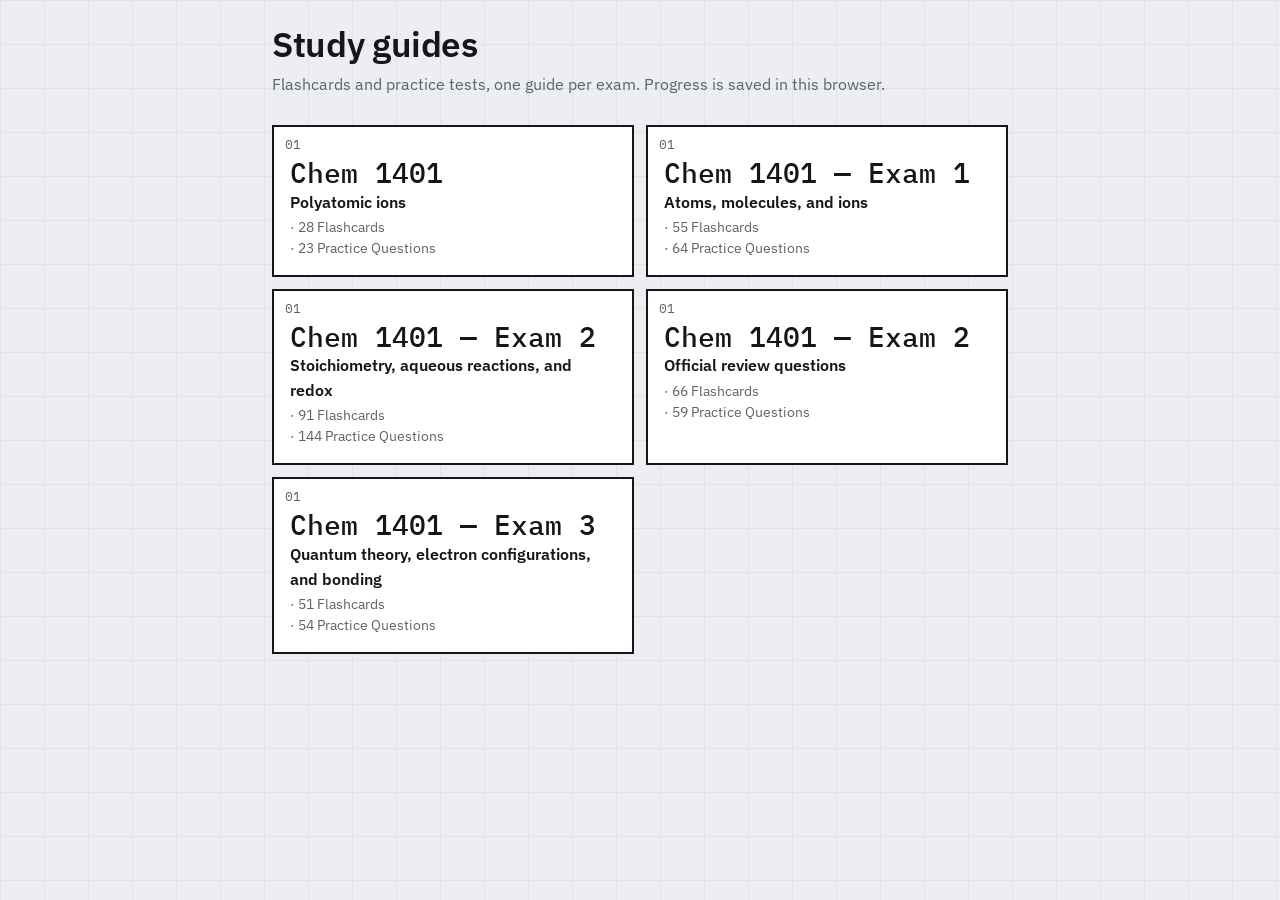
<file: index.html>
<!doctype html>
<html lang="en">
  <head>
    <meta charset="utf-8" />
    <meta name="viewport" content="width=device-width, initial-scale=1, viewport-fit=cover" />
    <title>Study guides</title>
    <meta name="description" content="Flashcards and practice tests, one guide per exam." />
    <meta name="color-scheme" content="light dark" />
    <link rel="icon" href="data:image/svg+xml,<svg xmlns='http://www.w3.org/2000/svg' viewBox='0 0 32 32'><rect x='1' y='1' width='30' height='30' fill='%23ffffff' stroke='%2314161b' stroke-width='2'/><text x='16' y='23' text-anchor='middle' font-family='monospace' font-size='16' fill='%2314161b'>Sg</text></svg>" />
    <link rel="preconnect" href="https://fonts.googleapis.com" />
    <link rel="preconnect" href="https://fonts.gstatic.com" crossorigin />
    <link
      href="https://fonts.googleapis.com/css2?family=IBM+Plex+Mono:wght@400;500&family=IBM+Plex+Sans:ital,wght@0,400;0,500;0,600;0,700;1,400;1,500;1,600;1,700&display=swap"
      rel="stylesheet"
    />
    <link rel="stylesheet" href="shared/app.css" />
  </head>
  <body>
    <div class="wrap">
      <main class="screen index">
        <div class="masthead">
          <h1>Study guides</h1>
          <p class="muted">Flashcards and practice tests, one guide per exam. Progress is saved in this browser.</p>
        </div>
        <ul class="guides">
          <li>
            <a class="tile" href="chem1401/polyatomic-ions/">
              <span class="num">01</span>
              <span class="sym">Chem 1401</span>
              <span class="name">Polyatomic ions</span>
              <span class="meta">· 28 Flashcards<br />· 23 Practice Questions</span>
            </a>
          </li>
          <li>
            <a class="tile" href="chem1401/exam1/">
              <span class="num">01</span>
              <span class="sym">Chem 1401 — Exam 1</span>
              <span class="name">Atoms, molecules, and ions</span>
              <span class="meta">· 55 Flashcards<br />· 64 Practice Questions</span>
            </a>
          </li>
          <li>
            <a class="tile" href="chem1401/exam2/">
              <span class="num">01</span>
              <span class="sym">Chem 1401 — Exam 2</span>
              <span class="name">Stoichiometry, aqueous reactions, and redox</span>
              <span class="meta">· 91 Flashcards<br />· 144 Practice Questions</span>
            </a>
          </li>
          <li>
            <a class="tile" href="chem1401/exam2-official/">
              <span class="num">01</span>
              <span class="sym">Chem 1401 — Exam 2</span>
              <span class="name">Official review questions</span>
              <span class="meta">· 66 Flashcards<br />· 59 Practice Questions</span>
            </a>
          </li>
          <li>
            <a class="tile" href="chem1401/exam3/">
              <span class="num">01</span>
              <span class="sym">Chem 1401 — Exam 3</span>
              <span class="name">Quantum theory, electron configurations, and bonding</span>
              <span class="meta">· 51 Flashcards<br />· 54 Practice Questions</span>
            </a>
          </li>
          <!--<li>
            <a class="tile" href="engl1302/exam1/">
              <span class="num">02</span>
              <span class="sym">Engl 1302 — Exam 1</span>
              <span class="name">Poetry</span>
              <span class="meta">· 73 Flashcards<br />· 139 Practice Questions</span>
            </a>
          </li>-->
        </ul>
      </main>
    </div>
  </body>
</html>
</file>
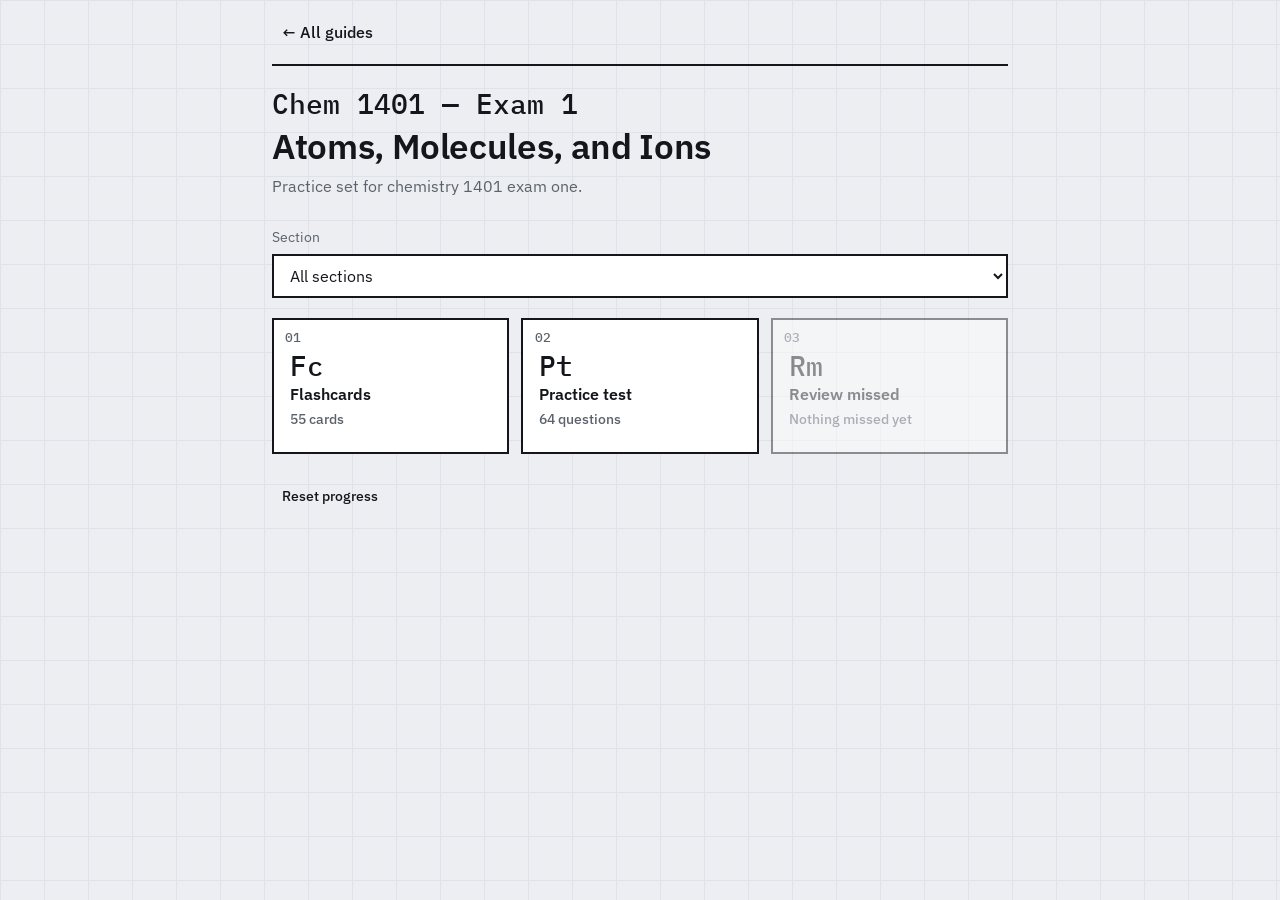
<file: chem1301/exam1/index.html>
<!doctype html>
<html lang="en">
  <head>
    <meta charset="utf-8" />
    <meta name="viewport" content="width=device-width, initial-scale=1, viewport-fit=cover" />
    <title>Chem 1401 — Exam 1 practice</title>
    <meta name="description" content="Flashcards and practice questions for Chem 1401 Exam 1: atoms, molecules, and ions." />
    <meta name="color-scheme" content="light dark" />
    <link rel="icon" href="data:image/svg+xml,<svg xmlns='http://www.w3.org/2000/svg' viewBox='0 0 32 32'><rect x='1' y='1' width='30' height='30' fill='%23ffffff' stroke='%2314161b' stroke-width='2'/><text x='16' y='23' text-anchor='middle' font-family='monospace' font-size='16' fill='%2314161b'>Sg</text></svg>" />
    <link rel="preconnect" href="https://fonts.googleapis.com" />
    <link rel="preconnect" href="https://fonts.gstatic.com" crossorigin />
    <link
      href="https://fonts.googleapis.com/css2?family=IBM+Plex+Mono:wght@400;500&family=IBM+Plex+Sans:wght@400;500;600&display=swap"
      rel="stylesheet"
    />
    <link rel="stylesheet" href="../../shared/app.css" />
  </head>
  <body>
    <a class="skip-link" href="#screen">Skip to content</a>
    <div class="wrap">
      <header id="topbar" class="topbar"></header>
      <main id="screen" class="screen">
        <noscript>
          <p class="notice">This practice site needs JavaScript. The questions themselves are in
            <a href="data/questions.json">data/questions.json</a>.</p>
        </noscript>
      </main>
    </div>
    <div id="live" class="sr-only" role="status" aria-live="polite"></div>
    <script type="module">
      import { start } from '../../shared/js/app.js';
      start({ id: 'chem1401-exam1', source: 'data/questions.json' });
    </script>
  </body>
</html>
</file>
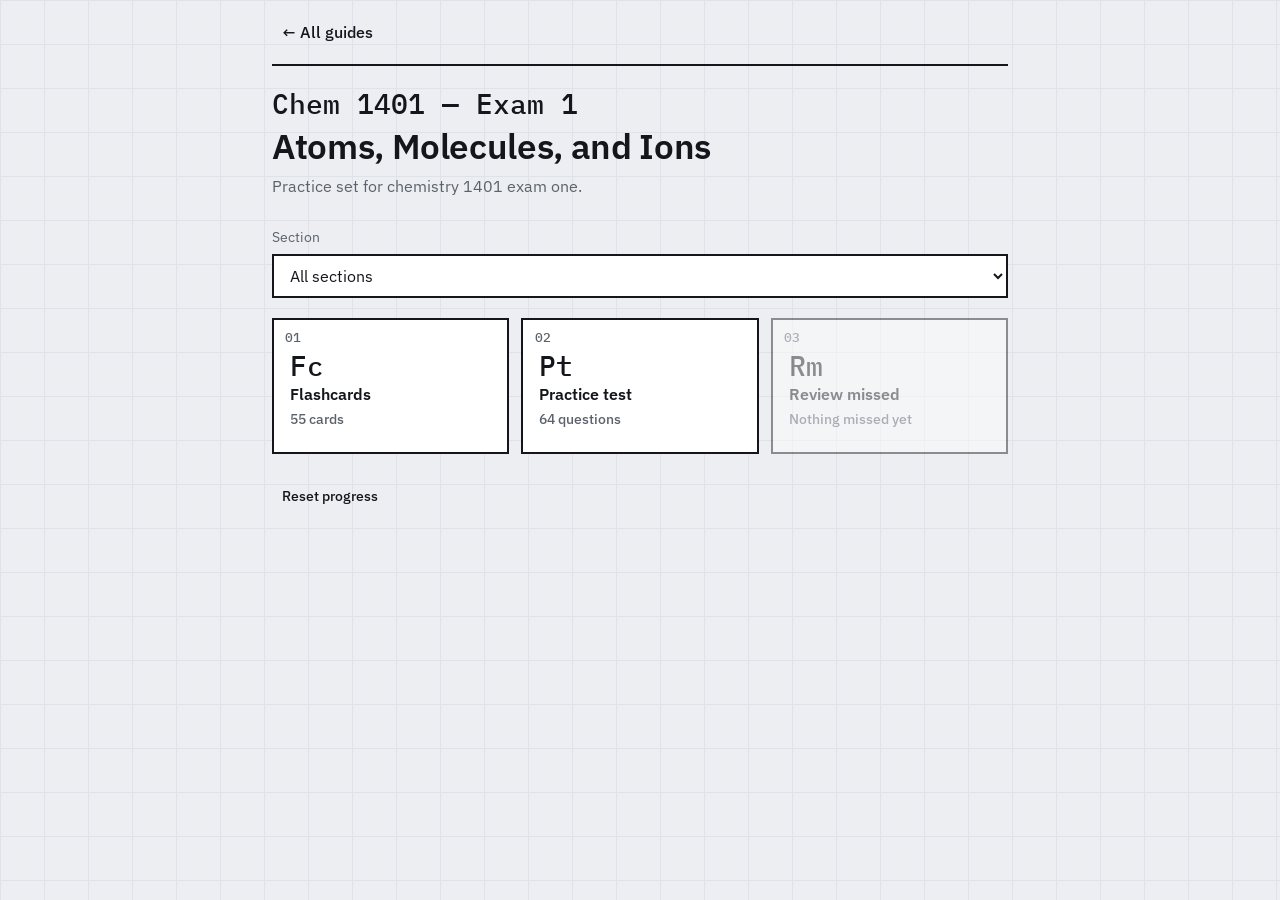
<file: chem1401/exam1/index.html>
<!doctype html>
<html lang="en">
  <head>
    <meta charset="utf-8" />
    <meta name="viewport" content="width=device-width, initial-scale=1, viewport-fit=cover" />
    <title>Chem 1401 — Exam 1 practice</title>
    <meta name="description" content="Flashcards and practice questions for Chem 1401 Exam 1: atoms, molecules, and ions." />
    <meta name="color-scheme" content="light dark" />
    <link rel="icon" href="data:image/svg+xml,<svg xmlns='http://www.w3.org/2000/svg' viewBox='0 0 32 32'><rect x='1' y='1' width='30' height='30' fill='%23ffffff' stroke='%2314161b' stroke-width='2'/><text x='16' y='23' text-anchor='middle' font-family='monospace' font-size='16' fill='%2314161b'>Sg</text></svg>" />
    <link rel="preconnect" href="https://fonts.googleapis.com" />
    <link rel="preconnect" href="https://fonts.gstatic.com" crossorigin />
    <link
      href="https://fonts.googleapis.com/css2?family=IBM+Plex+Mono:wght@400;500&family=IBM+Plex+Sans:ital,wght@0,400;0,500;0,600;0,700;1,400;1,500;1,600;1,700&display=swap"
      rel="stylesheet"
    />
    <link rel="stylesheet" href="../../shared/app.css" />
  </head>
  <body>
    <a class="skip-link" href="#screen">Skip to content</a>
    <div class="wrap">
      <header id="topbar" class="topbar"></header>
      <main id="screen" class="screen">
        <noscript>
          <p class="notice">This practice site needs JavaScript. The questions themselves are in
            <a href="data/questions.json">data/questions.json</a>.</p>
        </noscript>
      </main>
    </div>
    <div id="live" class="sr-only" role="status" aria-live="polite"></div>
    <script type="module">
      import { start } from '../../shared/js/app.js';
      start({ id: 'chem1401-exam1', source: 'data/questions.json' });
    </script>
  </body>
</html>
</file>
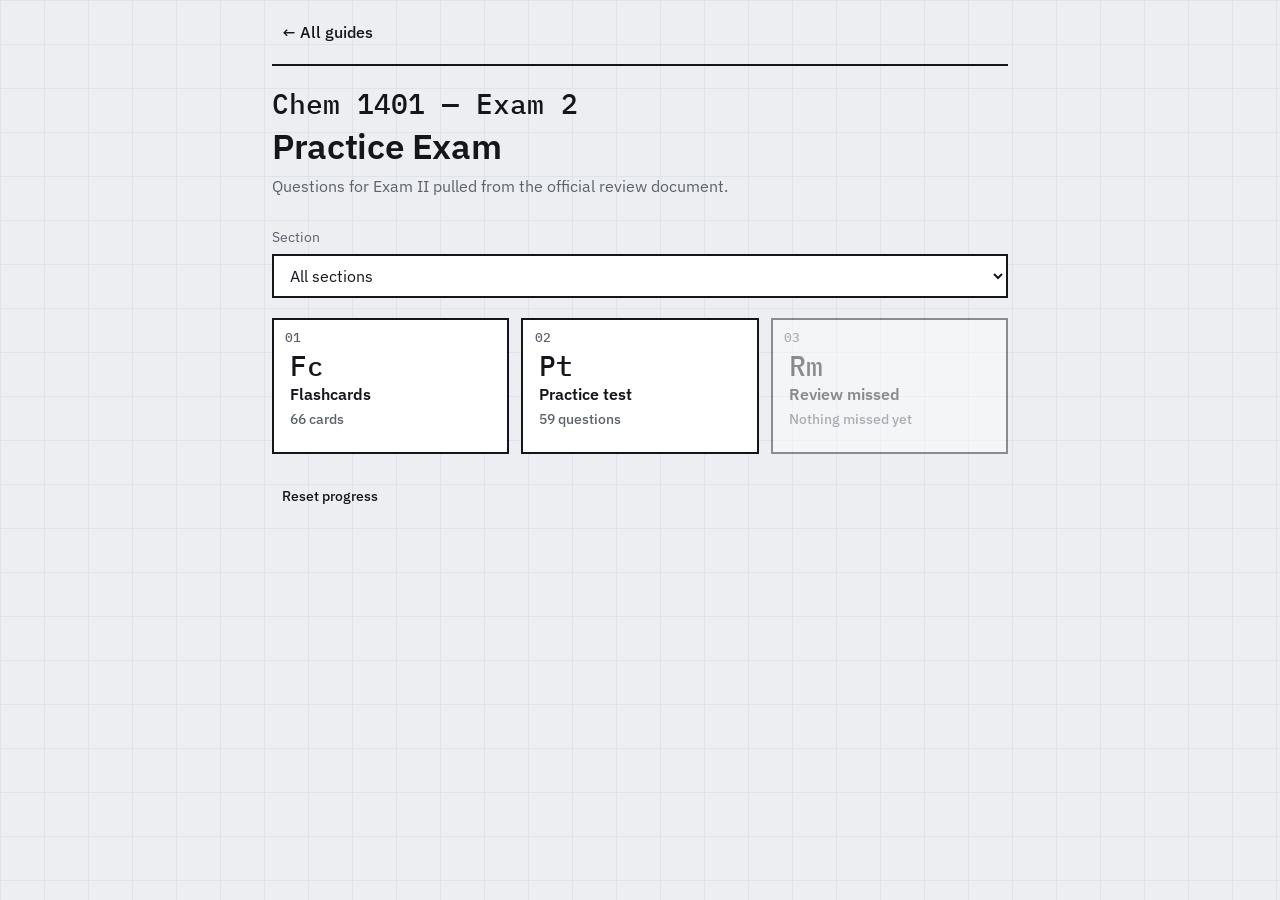
<file: chem1401/exam2-official/index.html>
<!doctype html>
<html lang="en">
  <head>
    <meta charset="utf-8" />
    <meta name="viewport" content="width=device-width, initial-scale=1, viewport-fit=cover" />
    <title>Chem 1401 — Exam 1 practice</title>
    <meta name="description" content="Flashcards and practice questions for Chem 1401 Exam 2: Official Review Questions." />
    <meta name="color-scheme" content="light dark" />
    <link rel="icon" href="data:image/svg+xml,<svg xmlns='http://www.w3.org/2000/svg' viewBox='0 0 32 32'><rect x='1' y='1' width='30' height='30' fill='%23ffffff' stroke='%2314161b' stroke-width='2'/><text x='16' y='23' text-anchor='middle' font-family='monospace' font-size='16' fill='%2314161b'>Sg</text></svg>" />
    <link rel="preconnect" href="https://fonts.googleapis.com" />
    <link rel="preconnect" href="https://fonts.gstatic.com" crossorigin />
    <link
      href="https://fonts.googleapis.com/css2?family=IBM+Plex+Mono:wght@400;500&family=IBM+Plex+Sans:ital,wght@0,400;0,500;0,600;0,700;1,400;1,500;1,600;1,700&display=swap"
      rel="stylesheet"
    />
    <link rel="stylesheet" href="../../shared/app.css" />
  </head>
  <body>
    <a class="skip-link" href="#screen">Skip to content</a>
    <div class="wrap">
      <header id="topbar" class="topbar"></header>
      <main id="screen" class="screen">
        <noscript>
          <p class="notice">This practice site needs JavaScript. The questions themselves are in
            <a href="data/questions.json">data/questions.json</a>.</p>
        </noscript>
      </main>
    </div>
    <div id="live" class="sr-only" role="status" aria-live="polite"></div>
    <script type="module">
      import { start } from '../../shared/js/app.js';
      start({ id: 'chem1401-exam2-official', source: 'data/questions.json' });
    </script>
  </body>
</html>
</file>
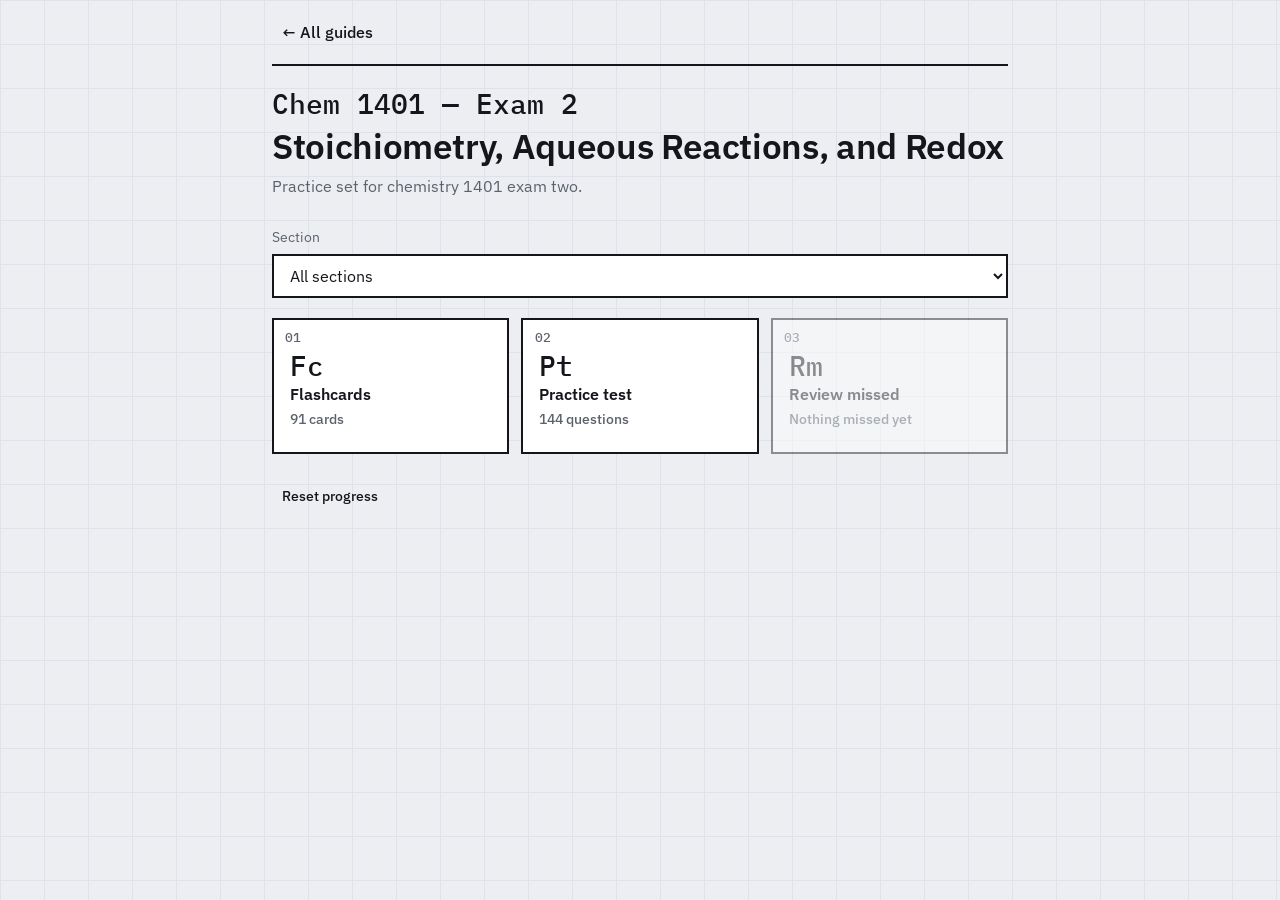
<file: chem1401/exam2/index.html>
<!doctype html>
<html lang="en">
  <head>
    <meta charset="utf-8" />
    <meta name="viewport" content="width=device-width, initial-scale=1, viewport-fit=cover" />
    <title>Chem 1401 — Exam 1 practice</title>
    <meta name="description" content="Flashcards and practice questions for Chem 1401 Exam 2: Stoichiometry, Aqueous Reactions, and Redox." />
    <meta name="color-scheme" content="light dark" />
    <link rel="icon" href="data:image/svg+xml,<svg xmlns='http://www.w3.org/2000/svg' viewBox='0 0 32 32'><rect x='1' y='1' width='30' height='30' fill='%23ffffff' stroke='%2314161b' stroke-width='2'/><text x='16' y='23' text-anchor='middle' font-family='monospace' font-size='16' fill='%2314161b'>Sg</text></svg>" />
    <link rel="preconnect" href="https://fonts.googleapis.com" />
    <link rel="preconnect" href="https://fonts.gstatic.com" crossorigin />
    <link
      href="https://fonts.googleapis.com/css2?family=IBM+Plex+Mono:wght@400;500&family=IBM+Plex+Sans:ital,wght@0,400;0,500;0,600;0,700;1,400;1,500;1,600;1,700&display=swap"
      rel="stylesheet"
    />
    <link rel="stylesheet" href="../../shared/app.css" />
  </head>
  <body>
    <a class="skip-link" href="#screen">Skip to content</a>
    <div class="wrap">
      <header id="topbar" class="topbar"></header>
      <main id="screen" class="screen">
        <noscript>
          <p class="notice">This practice site needs JavaScript. The questions themselves are in
            <a href="data/questions.json">data/questions.json</a>.</p>
        </noscript>
      </main>
    </div>
    <div id="live" class="sr-only" role="status" aria-live="polite"></div>
    <script type="module">
      import { start } from '../../shared/js/app.js';
      start({ id: 'chem1401-exam2', source: 'data/questions.json' });
    </script>
  </body>
</html>
</file>
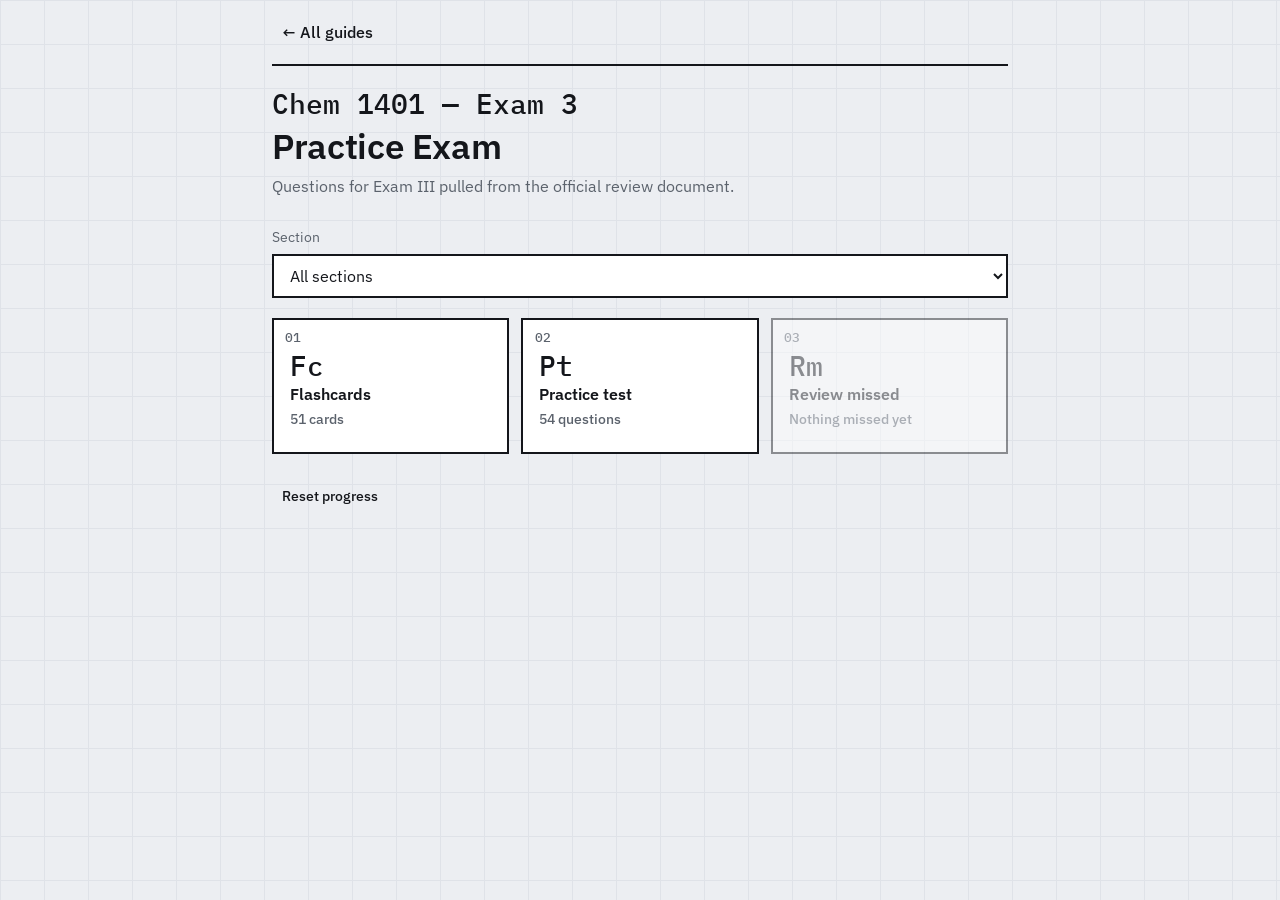
<file: chem1401/exam3/index.html>
<!doctype html>
<html lang="en">
  <head>
    <meta charset="utf-8" />
    <meta name="viewport" content="width=device-width, initial-scale=1, viewport-fit=cover" />
    <title>Chem 1401 — Exam 3 practice</title>
    <meta name="description" content="Flashcards and practice questions for Chem 1401 Exam 3: Quantum theory, electron configurations, and bonding." />
    <meta name="color-scheme" content="light dark" />
    <link rel="icon" href="data:image/svg+xml,<svg xmlns='http://www.w3.org/2000/svg' viewBox='0 0 32 32'><rect x='1' y='1' width='30' height='30' fill='%23ffffff' stroke='%2314161b' stroke-width='2'/><text x='16' y='23' text-anchor='middle' font-family='monospace' font-size='16' fill='%2314161b'>Sg</text></svg>" />
    <link rel="preconnect" href="https://fonts.googleapis.com" />
    <link rel="preconnect" href="https://fonts.gstatic.com" crossorigin />
    <link
      href="https://fonts.googleapis.com/css2?family=IBM+Plex+Mono:wght@400;500&family=IBM+Plex+Sans:ital,wght@0,400;0,500;0,600;0,700;1,400;1,500;1,600;1,700&display=swap"
      rel="stylesheet"
    />
    <link rel="stylesheet" href="../../shared/app.css" />
  </head>
  <body>
    <a class="skip-link" href="#screen">Skip to content</a>
    <div class="wrap">
      <header id="topbar" class="topbar"></header>
      <main id="screen" class="screen">
        <noscript>
          <p class="notice">This practice site needs JavaScript. The questions themselves are in
            <a href="data/questions.json">data/questions.json</a>.</p>
        </noscript>
      </main>
    </div>
    <div id="live" class="sr-only" role="status" aria-live="polite"></div>
    <script type="module">
      import { start } from '../../shared/js/app.js';
      start({ id: 'chem1401-exam3', source: 'data/questions.json' });
    </script>
  </body>
</html>
</file>
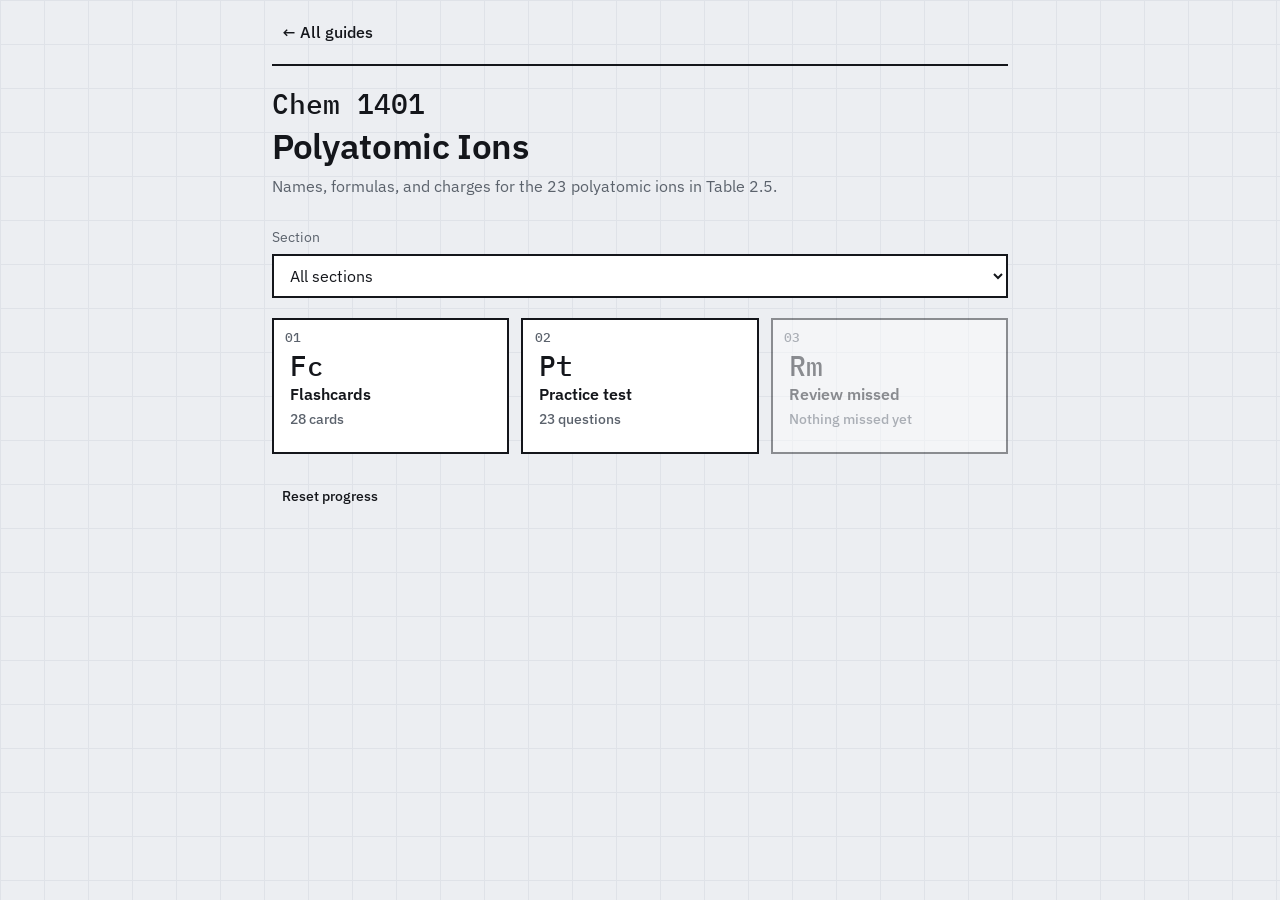
<file: chem1401/polyatomic-ions/index.html>
<!doctype html>
<html lang="en">
  <head>
    <meta charset="utf-8" />
    <meta name="viewport" content="width=device-width, initial-scale=1, viewport-fit=cover" />
    <title>Chem 1401 — Exam 1 practice</title>
    <meta name="description" content="Flashcards and practice questions for Chem 1401: Polyatomic Ions." />
    <meta name="color-scheme" content="light dark" />
    <link rel="icon" href="data:image/svg+xml,<svg xmlns='http://www.w3.org/2000/svg' viewBox='0 0 32 32'><rect x='1' y='1' width='30' height='30' fill='%23ffffff' stroke='%2314161b' stroke-width='2'/><text x='16' y='23' text-anchor='middle' font-family='monospace' font-size='16' fill='%2314161b'>Sg</text></svg>" />
    <link rel="preconnect" href="https://fonts.googleapis.com" />
    <link rel="preconnect" href="https://fonts.gstatic.com" crossorigin />
    <link
      href="https://fonts.googleapis.com/css2?family=IBM+Plex+Mono:wght@400;500&family=IBM+Plex+Sans:ital,wght@0,400;0,500;0,600;0,700;1,400;1,500;1,600;1,700&display=swap"
      rel="stylesheet"
    />
    <link rel="stylesheet" href="../../shared/app.css" />
  </head>
  <body>
    <a class="skip-link" href="#screen">Skip to content</a>
    <div class="wrap">
      <header id="topbar" class="topbar"></header>
      <main id="screen" class="screen">
        <noscript>
          <p class="notice">This practice site needs JavaScript. The questions themselves are in
            <a href="data/questions.json">data/questions.json</a>.</p>
        </noscript>
      </main>
    </div>
    <div id="live" class="sr-only" role="status" aria-live="polite"></div>
    <script type="module">
      import { start } from '../../shared/js/app.js';
      start({ id: 'chem1401-polyatomic-ions', source: 'data/questions.json' });
    </script>
  </body>
</html>
</file>
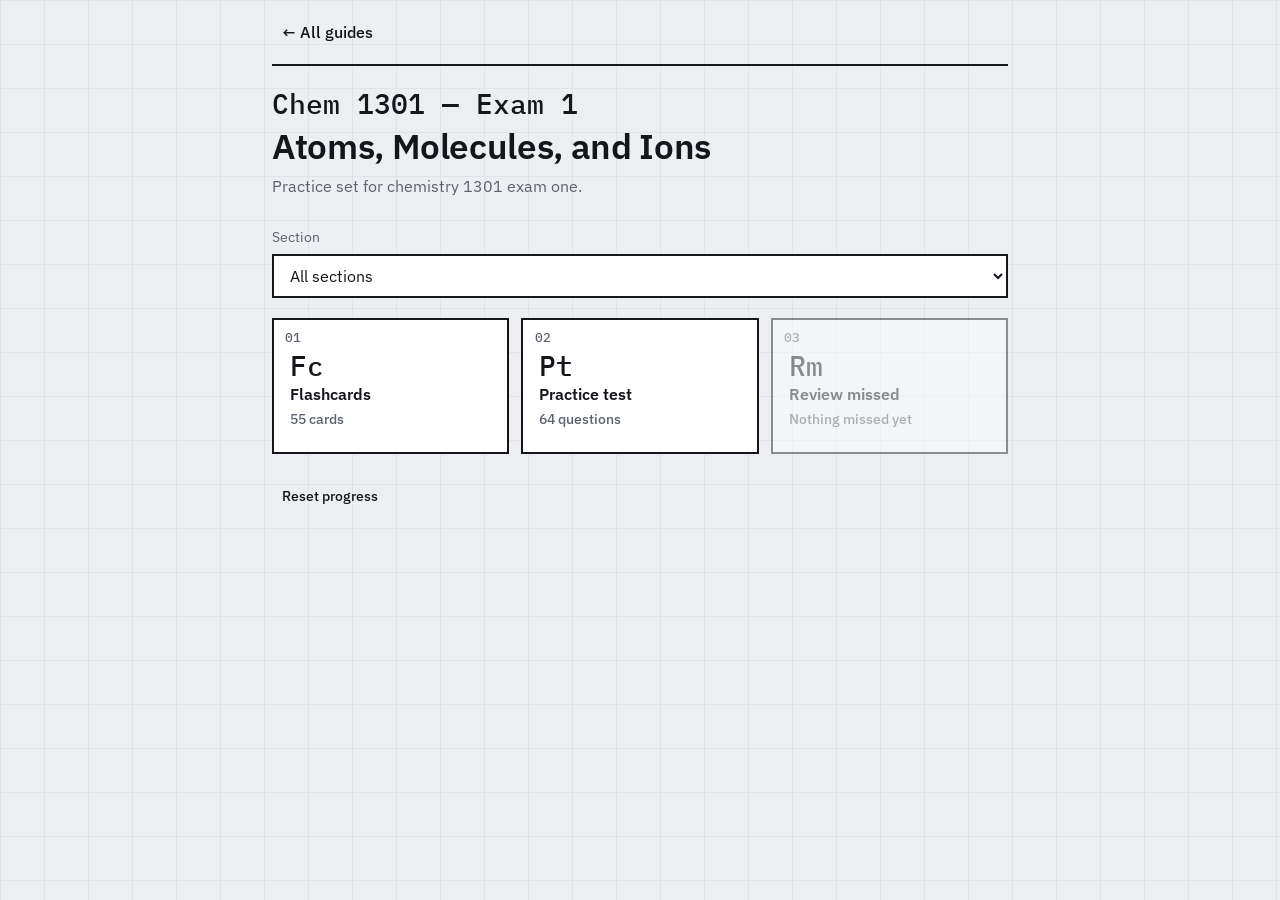
<file: chemistry/exam1/index.html>
<!doctype html>
<html lang="en">
  <head>
    <meta charset="utf-8" />
    <meta name="viewport" content="width=device-width, initial-scale=1, viewport-fit=cover" />
    <title>Chem 1301 — Exam 1 practice</title>
    <meta name="description" content="Flashcards and practice questions for Chem 1301 Exam 1: atoms, molecules, and ions." />
    <meta name="color-scheme" content="light dark" />
    <link rel="icon" href="data:image/svg+xml,<svg xmlns='http://www.w3.org/2000/svg' viewBox='0 0 32 32'><rect x='1' y='1' width='30' height='30' fill='%23ffffff' stroke='%2314161b' stroke-width='2'/><text x='16' y='23' text-anchor='middle' font-family='monospace' font-size='16' fill='%2314161b'>Sg</text></svg>" />
    <link rel="preconnect" href="https://fonts.googleapis.com" />
    <link rel="preconnect" href="https://fonts.gstatic.com" crossorigin />
    <link
      href="https://fonts.googleapis.com/css2?family=IBM+Plex+Mono:wght@400;500&family=IBM+Plex+Sans:wght@400;500;600&display=swap"
      rel="stylesheet"
    />
    <link rel="stylesheet" href="../../shared/app.css" />
  </head>
  <body>
    <a class="skip-link" href="#screen">Skip to content</a>
    <div class="wrap">
      <header id="topbar" class="topbar"></header>
      <main id="screen" class="screen">
        <noscript>
          <p class="notice">This practice site needs JavaScript. The questions themselves are in
            <a href="data/questions.json">data/questions.json</a>.</p>
        </noscript>
      </main>
    </div>
    <div id="live" class="sr-only" role="status" aria-live="polite"></div>
    <script type="module">
      import { start } from '../../shared/js/app.js';
      start({ id: 'chemistry-exam1', source: 'data/questions.json' });
    </script>
  </body>
</html>
</file>
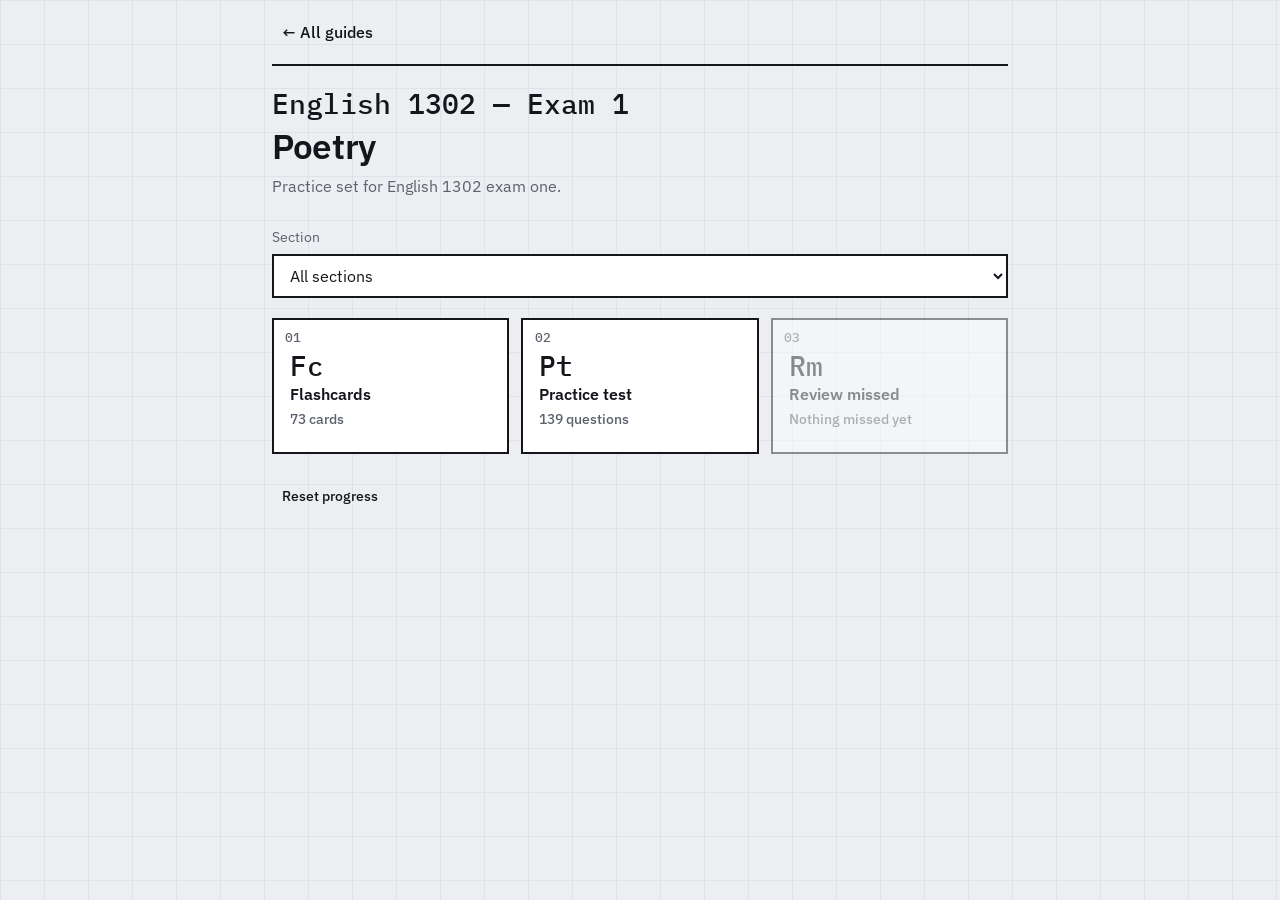
<file: engl1302/exam1/index.html>
<!doctype html>
<html lang="en">
  <head>
    <meta charset="utf-8" />
    <meta name="viewport" content="width=device-width, initial-scale=1, viewport-fit=cover" />
    <title>Engl 1302 — Exam 1 practice</title>
    <meta name="description" content="Flashcards and practice questions for Engl 1302 Exam 1: Poetry." />
    <meta name="color-scheme" content="light dark" />
    <link rel="icon" href="data:image/svg+xml,<svg xmlns='http://www.w3.org/2000/svg' viewBox='0 0 32 32'><rect x='1' y='1' width='30' height='30' fill='%23ffffff' stroke='%2314161b' stroke-width='2'/><text x='16' y='23' text-anchor='middle' font-family='monospace' font-size='16' fill='%2314161b'>Sg</text></svg>" />
    <link rel="preconnect" href="https://fonts.googleapis.com" />
    <link rel="preconnect" href="https://fonts.gstatic.com" crossorigin />
    <link
      href="https://fonts.googleapis.com/css2?family=IBM+Plex+Mono:wght@400;500&family=IBM+Plex+Sans:ital,wght@0,400;0,500;0,600;0,700;1,400;1,500;1,600;1,700&display=swap"
      rel="stylesheet"
    />
    <link rel="stylesheet" href="../../shared/app.css" />
  </head>
  <body>
    <a class="skip-link" href="#screen">Skip to content</a>
    <div class="wrap">
      <header id="topbar" class="topbar"></header>
      <main id="screen" class="screen">
        <noscript>
          <p class="notice">This practice site needs JavaScript. The questions themselves are in
            <a href="data/questions.json">data/questions.json</a>.</p>
        </noscript>
      </main>
    </div>
    <div id="live" class="sr-only" role="status" aria-live="polite"></div>
    <script type="module">
      import { start } from '../../shared/js/app.js';
      start({ id: 'engl1302-exam1', source: 'data/questions.json' });
    </script>
  </body>
</html>
</file>
<file: shared/app.css>
/* Shared styles for every study guide in this repo. */

:root {
  color-scheme: light dark;

  --paper: #eceef2;
  --grid: #dfe2e8;
  --surface: #ffffff;
  --ink: #14161b;
  --muted: #5b626c;
  --rule: #c6ccd5;
  --accent: #2b46c8;
  --accent-soft: #e5e9ff;
  --ok: #0d6b45;
  --ok-soft: #e0f2e9;
  --bad: #a3241b;
  --bad-soft: #fbe7e5;

  --sans: "IBM Plex Sans", ui-sans-serif, system-ui, sans-serif;
  --mono: "IBM Plex Mono", ui-monospace, "SF Mono", Menlo, monospace;
  --gap: 1rem;
  --measure: 46rem;
}

@media (prefers-color-scheme: dark) {
  :root {
    --paper: #0f1115;
    --grid: #191c22;
    --surface: #181b21;
    --ink: #e8eaef;
    --muted: #98a0ab;
    --rule: #333a45;
    --accent: #9aabff;
    --accent-soft: #1d2440;
    --ok: #63d3a0;
    --ok-soft: #12291f;
    --bad: #ff9c92;
    --bad-soft: #2c1614;
  }
}

*, *::before, *::after { box-sizing: border-box; }

html { -webkit-text-size-adjust: 100%; }

body {
  margin: 0;
  padding: 0 1rem 4rem;
  font-family: var(--sans);
  font-size: 1rem;
  line-height: 1.55;
  color: var(--ink);
  background-color: var(--paper);
  background-image:
    linear-gradient(var(--grid) 1px, transparent 1px),
    linear-gradient(90deg, var(--grid) 1px, transparent 1px);
  background-size: 44px 44px;
  overflow-x: hidden;
}

h1, h2, h3 { line-height: 1.15; margin: 0; font-weight: 600; letter-spacing: -0.01em; }
p { margin: 0; }
img { max-width: 100%; display: block; }

sub, sup { font-size: 0.72em; line-height: 0; position: relative; vertical-align: baseline; }
sup { top: -0.5em; }
sub { bottom: -0.25em; }

:where(a, button, select, input, [tabindex]):focus-visible {
  outline: 3px solid var(--accent);
  outline-offset: 2px;
}

.sr-only {
  position: absolute;
  width: 1px; height: 1px;
  padding: 0; margin: -1px;
  overflow: hidden;
  clip-path: inset(50%);
  white-space: nowrap;
}

.skip-link {
  position: absolute;
  left: -9999px;
  top: 0;
  background: var(--surface);
  color: var(--ink);
  padding: 0.75rem 1rem;
  border: 2px solid var(--ink);
  z-index: 10;
}
.skip-link:focus { left: 0.5rem; top: 0.5rem; }

/* --- shell --- */

.wrap { width: 100%; max-width: var(--measure); margin: 0 auto; }

.topbar {
  display: grid;
  grid-template-columns: 1fr auto 1fr;
  align-items: center;
  gap: 0.5rem;
  min-height: 3.5rem;
  padding: 0.5rem 0;
  border-bottom: 2px solid var(--ink);
  margin-bottom: 1.5rem;
}
.topbar .bar-title {
  grid-column: 2;
  font-size: 0.95rem;
  font-weight: 600;
  text-align: center;
}
.topbar .bar-right {
  grid-column: 3;
  justify-self: end;
  font-family: var(--mono);
  font-size: 0.85rem;
  color: var(--muted);
}
.topbar .back { justify-self: start; }

.screen { display: grid; gap: 1.25rem; touch-action: pan-y pinch-zoom; }

.stack { display: grid; gap: var(--gap); }
.row { display: flex; flex-wrap: wrap; gap: 0.6rem; }
.row > * { flex: 1 1 auto; }

.reset { display: grid; gap: 0.5rem; justify-items: start; }

.muted { color: var(--muted); }
.small { font-size: 0.875rem; }
.mono { font-family: var(--mono); }

.notice {
  border: 1px solid var(--rule);
  border-left: 4px solid var(--accent);
  background: var(--surface);
  padding: 0.9rem 1rem;
}

/* --- controls --- */

button, .btn {
  font: inherit;
  font-weight: 500;
  min-height: 44px;
  padding: 0.6rem 1.1rem;
  color: var(--ink);
  background: var(--surface);
  border: 2px solid var(--ink);
  border-radius: 0;
  cursor: pointer;
  text-align: center;
  text-decoration: none;
  display: inline-flex;
  align-items: center;
  justify-content: center;
  gap: 0.5rem;
}
button:hover, .btn:hover { background: var(--accent-soft); }
button[disabled] { cursor: not-allowed; opacity: 0.45; }
button[disabled]:hover { background: var(--surface); }

.primary { color: var(--surface); background: var(--ink); border-color: var(--ink); }
.primary:hover { background: var(--accent); border-color: var(--accent); color: #fff; }

.ghost { border-color: transparent; background: transparent; padding-inline: 0.5rem; justify-self: start; }
.ghost:hover { background: transparent; color: var(--accent); text-decoration: underline; }

.field { display: grid; gap: 0.35rem; }
.field > span { font-size: 0.85rem; color: var(--muted); }
select {
  font: inherit;
  min-height: 44px;
  padding: 0.5rem 0.75rem;
  color: var(--ink);
  background: var(--surface);
  border: 2px solid var(--ink);
  border-radius: 0;
  width: 100%;
}

/* --- element box --- */

.ebox {
  position: relative;
  display: grid;
  align-content: center;
  justify-items: center;
  gap: 0.75rem;
  text-align: center;
  padding: 2.75rem 1.1rem 2.5rem;
  background: var(--surface);
  border: 2px solid var(--ink);
}
.ebox .num {
  position: absolute;
  top: 0.5rem;
  left: 0.7rem;
  font-family: var(--mono);
  font-size: 0.8rem;
  color: var(--muted);
}
.ebox .sect {
  position: absolute;
  bottom: 0.6rem;
  left: 1rem;
  right: 1rem;
  font-size: 0.78rem;
  color: var(--muted);
}
.ebox .term { font-size: clamp(1.5rem, 5.5vw, 2.4rem); font-weight: 600; }
.ebox .ask { font-size: clamp(1.05rem, 3.6vw, 1.35rem); font-weight: 500; }
.ebox .body { font-size: 1.05rem; font-weight: 400; }

/* --- home --- */

.masthead { display: grid; gap: 0.5rem; padding-bottom: 0.5rem; }
.masthead h1 { font-size: clamp(1.6rem, 6vw, 2.2rem); }
.masthead .superHeader { font-family: var(--mono); font-size: 1.75rem; font-weight: 500; line-height: 1; }

.tiles { display: grid; gap: 0.75rem; list-style: none; margin: 0; padding: 0; }
@media (min-width: 40rem) { .tiles { grid-template-columns: repeat(3, 1fr); } }

.tile {
  position: relative;
  width: 100%;
  height: 100%;
  display: grid;
  align-content: start;
  justify-content: start;
  justify-items: start;
  gap: 0.15rem;
  text-align: left;
  min-height: 8.5rem;
  padding: 2rem 1rem 1rem;
  background: var(--surface);
  border: 2px solid var(--ink);
}
.tile .sym { font-family: var(--mono); font-size: 1.75rem; font-weight: 500; line-height: 1; }
.tile .name { font-weight: 600; }
.tile .meta { font-size: 0.85rem; color: var(--muted); }
.tile .num {
  position: absolute;
  top: 0.5rem;
  left: 0.7rem;
  font-family: var(--mono);
  font-size: 0.8rem;
  color: var(--muted);
}

/* --- flashcards --- */

.flip {
  display: block;
  width: 100%;
  padding: 0;
  border: 0;
  background: none;
  perspective: 1400px;
}
.flip-inner {
  display: grid;
  transform-style: preserve-3d;
  transition: transform 0.5s cubic-bezier(0.2, 0.7, 0.3, 1);
}
.flip.is-flipped .flip-inner { transform: rotateY(180deg); }
.face { grid-area: 1 / 1; min-height: 15rem; backface-visibility: hidden; }
.face.back { transform: rotateY(180deg); }

@media (prefers-reduced-motion: reduce) {
  .flip-inner { transition: none; transform: none !important; }
  .face { backface-visibility: visible; transition: opacity 0.15s linear; }
  .face.back { transform: none; opacity: 0; }
  .flip.is-flipped .face.front { opacity: 0; }
  .flip.is-flipped .face.back { opacity: 1; }
}

.marked { color: var(--accent); font-size: 0.8rem; font-family: var(--mono); }

.hint { font-size: 0.85rem; color: var(--muted); text-align: center; }

/* --- practice --- */

.progress {
  display: grid;
  gap: 0.4rem;
  font-size: 0.85rem;
  color: var(--muted);
}
.progress .track { height: 6px; background: var(--rule); }
.progress .fill { height: 100%; background: var(--accent); transition: width 0.25s; }

.choices { display: grid; gap: 0.6rem; list-style: none; margin: 0; padding: 0; }
.choice {
  display: grid;
  grid-template-columns: 2rem 1fr auto;
  align-items: center;
  gap: 0.75rem;
  width: 100%;
  text-align: left;
  justify-content: start;
  padding: 0.75rem 0.9rem;
  border-color: var(--rule);
}
.choice .key { font-family: var(--mono); color: var(--muted); }
.choice .mark { font-family: var(--mono); font-weight: 600; }
.choice.correct { border-color: var(--ok); background: var(--ok-soft); }
.choice.correct .key, .choice.correct .mark { color: var(--ok); }
.choice.wrong { border-color: var(--bad); background: var(--bad-soft); border-style: dashed; }
.choice.wrong .key, .choice.wrong .mark { color: var(--bad); }
.choice[disabled] { opacity: 1; }
.choice[disabled]:not(.correct):not(.wrong) { opacity: 0.55; }

.verdict {
  display: grid;
  gap: 0.5rem;
  padding: 0.9rem 1rem;
  background: var(--surface);
  border: 2px solid var(--rule);
}
.verdict.correct { border-color: var(--ok); }
.verdict.wrong { border-color: var(--bad); border-style: dashed; }
.verdict .head { font-weight: 600; display: flex; align-items: center; gap: 0.5rem; }
.verdict.correct .head { color: var(--ok); }
.verdict.wrong .head { color: var(--bad); }

.score { font-family: var(--mono); font-size: clamp(2.5rem, 12vw, 4rem); font-weight: 500; }

.missed { display: grid; gap: 1rem; list-style: none; margin: 0; padding: 0; }
.missed li {
  display: grid;
  gap: 0.4rem;
  padding: 1rem;
  background: var(--surface);
  border: 1px solid var(--rule);
  border-left: 4px solid var(--bad);
}
.missed .q { font-weight: 600; }
.missed .line { font-size: 0.9rem; }
.missed .line b { font-weight: 500; }

/* --- annotated plate --- */

.plate {
  display: grid;
  gap: 0.6rem;
  margin: 0;
  padding: 0.85rem;
  background: var(--surface);
  border: 1px solid var(--rule);
}
.plate img {
  justify-self: center;
  width: auto;
  max-width: 100%;
  height: auto;
  max-height: 70vh;
  background: #fff;
  cursor: zoom-in;
  border: 1px solid var(--rule);
}
.plate .ghost { padding-inline: 0; }
.plate figcaption { font-size: 0.85rem; color: var(--muted); }
.plate .legend {
  display: grid;
  grid-template-columns: auto 1fr;
  gap: 0.25rem 0.75rem;
  margin: 0;
  font-size: 0.85rem;
}
.plate .legend dt { font-weight: 600; }
.plate .legend dd { margin: 0; color: var(--muted); }

.lightbox {
  width: 100vw;
  max-width: 100vw;
  height: 100dvh;
  max-height: 100dvh;
  padding: 0;
  border: 0;
  background: var(--surface);
  color: var(--ink);
}
.lightbox::backdrop { background: rgba(0, 0, 0, 0.75); }
.lightbox .bar {
  display: flex;
  justify-content: space-between;
  gap: 0.5rem;
  padding: 0.5rem;
  border-bottom: 2px solid var(--ink);
}
.lightbox .stage {
  height: calc(100dvh - 3.5rem);
  overflow: auto;
  padding: 0.5rem;
  touch-action: pinch-zoom pan-x pan-y;
}
.lightbox img { display: block; width: 100%; height: auto; background: #fff; cursor: zoom-in; }
.lightbox.is-zoomed img { width: 320%; max-width: none; cursor: zoom-out; }

/* --- guide index --- */

.index { padding-top: 1.5rem; }

.guides { display: grid; gap: 0.75rem; list-style: none; margin: 0; padding: 0; }
@media (min-width: 40rem) { .guides { grid-template-columns: repeat(2, 1fr); } }
.guides a { color: inherit; text-decoration: none; }
.guides .tile:hover { background: var(--accent-soft); }
</file>
